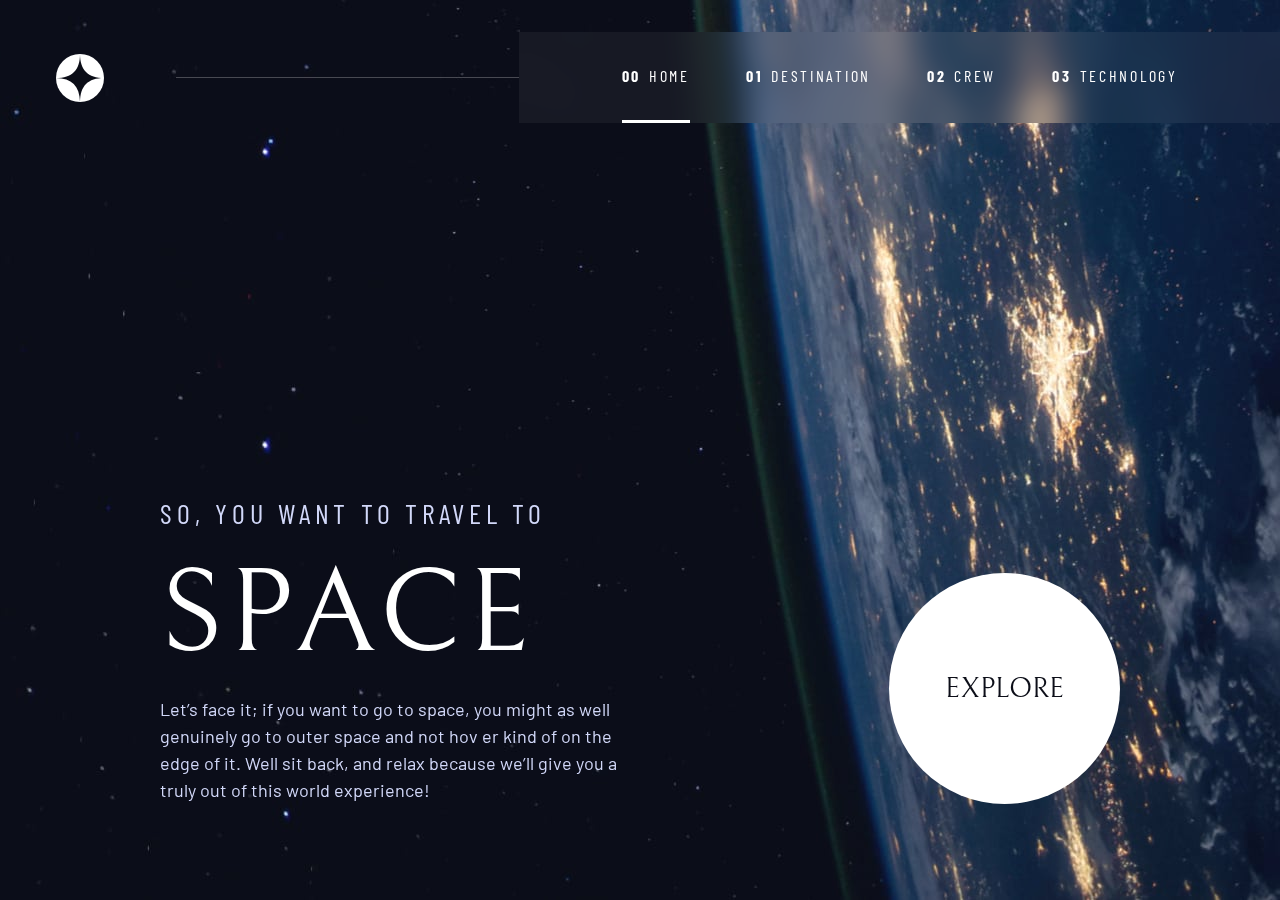
<file: index.html>
<!DOCTYPE html>
<html lang="en">
  <head>
    <meta charset="UTF-8" />
    <meta name="viewport" content="width=device-width, initial-scale=1.0" />
    <!-- Tab Icon -->
    <link
      rel="icon"
      type="image/png"
      sizes="32x32"
      href="./assets/favicon-32x32.png"
    />
    <!-- Stylesheet -->
    <link rel="stylesheet" type="text/css" href="style.css" />
    <!-- Google Fonts -->
    <link rel="preconnect" href="https://fonts.googleapis.com" />
    <link rel="preconnect" href="https://fonts.gstatic.com" crossorigin />
    <link
      href="https://fonts.googleapis.com/css2?family=Barlow&family=Barlow+Condensed:wght@400;700&family=Bellefair&display=swap"
      rel="stylesheet"
    />
    <title>Space tourism website</title>
    <script src="/navigation.js" defer ></script>
  </head>
  <body class="home">
    <a class="skip-to-content" href="#main">Skip to content</a>
    <header class="primary-header flex">
      <img src="./assets/shared/logo.svg" class="logo" alt="space logo" />
      <button class="mobile-nav-toggle" aria-controls="primary-navigation"><span class="sr-only" aria-expanded="false">Menu</span></button>
      <nav>
        <ul
          id="primary-navigation"
          data-visible="false"
          class="primary-navigation flex underline-indicators fs-300"
        >
          <li class="active">
            <a
              class="uppercase text-white letter-spacing-2 ff-sans-cond"
              href="index.html"
              ><span aria-hidden="true">00</span>Home</a
            >
          </li>
          <li>
            <a
              class="uppercase text-white letter-spacing-2 ff-sans-cond"
              href="destination.html"
              ><span aria-hidden="true">01</span>Destination</a
            >
          </li>
          <li>
            <a
              class="uppercase text-white letter-spacing-2 ff-sans-cond"
              href="crew.html"
              ><span aria-hidden="true">02</span>Crew</a
            >
          </li>
          <li>
            <a
              class="uppercase text-white letter-spacing-2 ff-sans-cond"
              href="technology.html"
              ><span aria-hidden="true">03</span>Technology</a
            >
          </li>
        </ul>
      </nav>
    </header>

    <main id="main" class="grid-container grid-container--home">
      <div class="flow">
        <h1 class="text-light ff-sans-cond fs-500 uppercase letter-spacing-1">
          So, you want to travel to
          <span class="d-block ff-serif fs-900 uppercase text-white">Space</span>
        </h1>
        <p class="text-light">
          Let’s face it; if you want to go to space, you might as well genuinely
          go to outer space and not hov er kind of on the edge of it. Well sit
          back, and relax because we’ll give you a truly out of this world
          experience!
        </p>
      </div>
      <div>
        <a
          href="destination.html"
          class="large-button text-dark bg-white uppercase ff-serif"
          >Explore</a
        >
      </div>
    </main>

  </body>
</html>
</file>
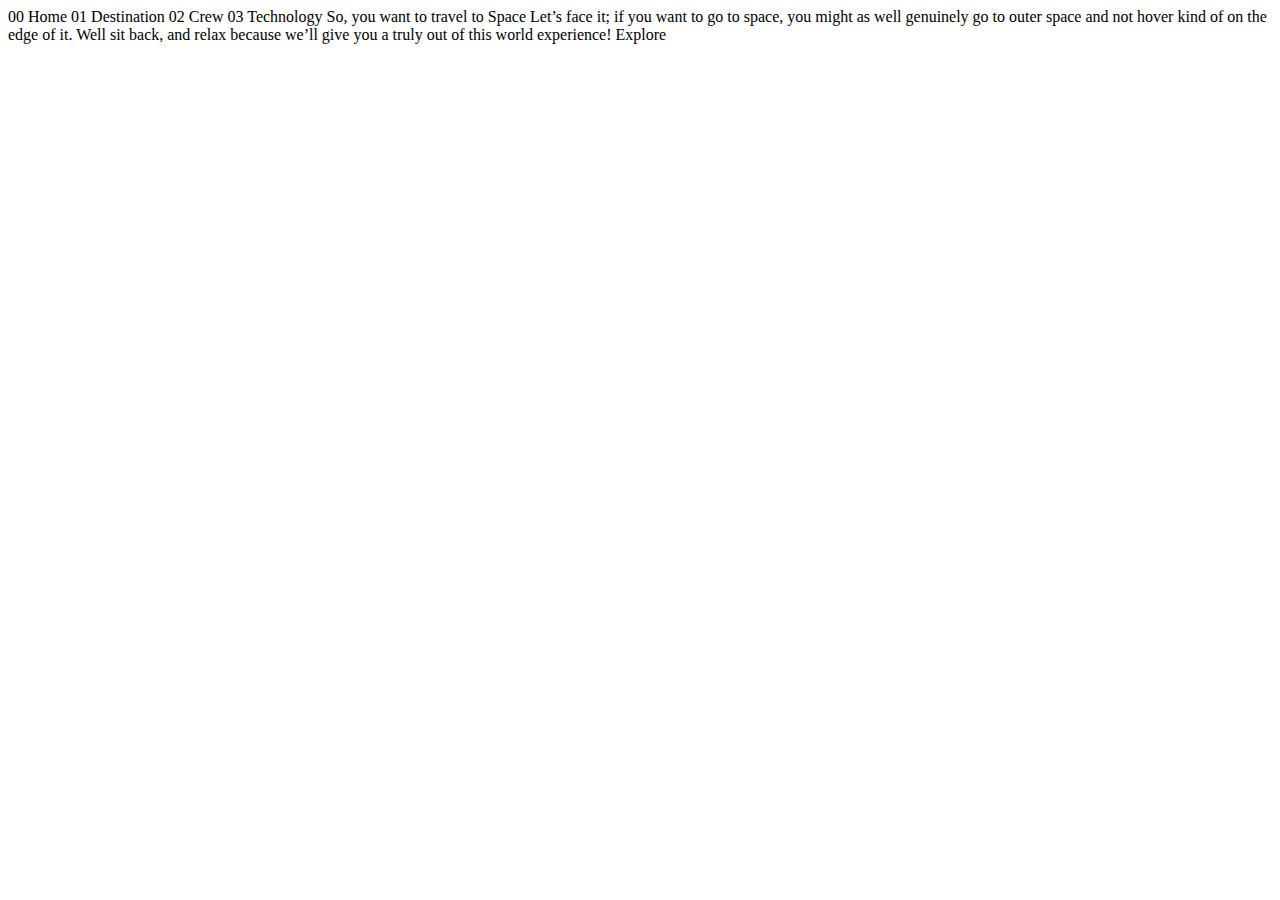
<file: starter-code/index.html>
<!DOCTYPE html>
<html lang="en">
<head>
  <meta charset="UTF-8">
  <meta name="viewport" content="width=device-width, initial-scale=1.0">

  <link rel="icon" type="image/png" sizes="32x32" href="./assets/favicon-32x32.png">
  
  <title>Frontend Mentor | Space tourism website</title>
</head>
<body>

  00 Home
  01 Destination
  02 Crew
  03 Technology

  So, you want to travel to
  Space
  Let’s face it; if you want to go to space, you might as well genuinely go to 
  outer space and not hover kind of on the edge of it. Well sit back, and relax 
  because we’ll give you a truly out of this world experience!

  Explore

</body>
</html>
</file>
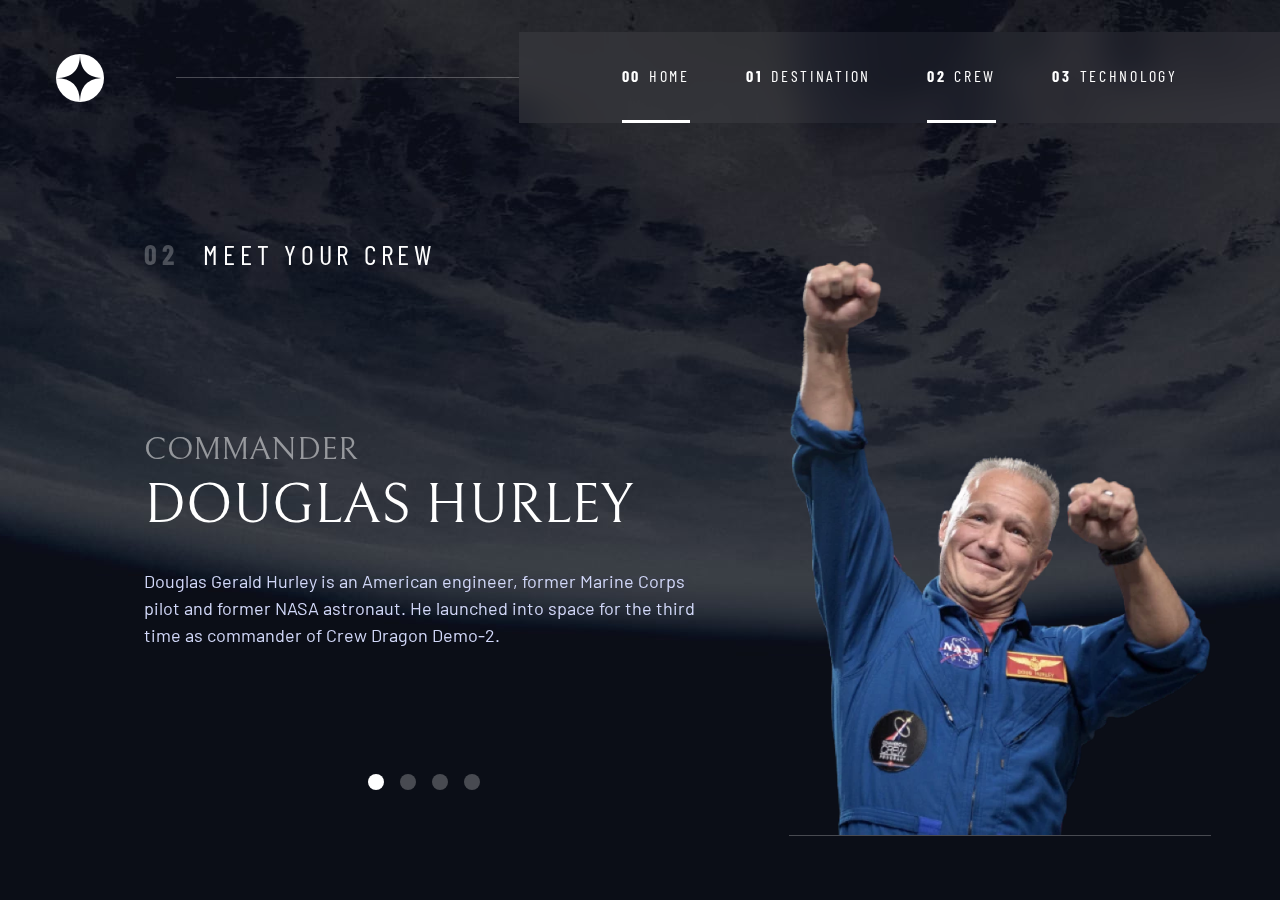
<file: crew.html>
<!DOCTYPE html>
<html lang="en">

<head>
  <meta charset="UTF-8" />
  <meta name="viewport" content="width=device-width, initial-scale=1.0" />
  <!-- Tab Icon -->
  <link rel="icon" type="image/png" sizes="32x32" href="./assets/favicon-32x32.png" />
  <!-- Stylesheet -->
  <link rel="stylesheet" type="text/css" href="style.css" />
  <!-- Google Fonts -->
  <link rel="preconnect" href="https://fonts.googleapis.com" />
  <link rel="preconnect" href="https://fonts.gstatic.com" crossorigin />
  <link
    href="https://fonts.googleapis.com/css2?family=Barlow&family=Barlow+Condensed:wght@400;700&family=Bellefair&display=swap"
    rel="stylesheet" />
  <title>Space tourism website</title>
  <script src="/navigation.js" defer></script>
  <script src="/tabs.js" defer></script>
</head>

<body class="crew">
  <!-- Accesibility skip -->
  <a class="skip-to-content" href="#main">Skip to content</a>
  <!-- Header -->
  <header class="primary-header flex">
    <img src="./assets/shared/logo.svg" class="logo" alt="space logo" />
    <button class="mobile-nav-toggle" aria-controls="primary-navigation"><span class="sr-only"
        aria-expanded="false">Menu</span></button>
    <nav>
      <ul id="primary-navigation" data-visible="false" class="primary-navigation flex underline-indicators fs-300">
        <li class="active">
          <a class="uppercase text-white letter-spacing-2 ff-sans-cond" href="index.html"><span
              aria-hidden="true">00</span>Home</a>
        </li>
        <li>
          <a class="uppercase text-white letter-spacing-2 ff-sans-cond" href="destination.html"><span
              aria-hidden="true">01</span>Destination</a>
        </li>
        <li class="active">
          <a class="uppercase text-white letter-spacing-2 ff-sans-cond" href="crew.html"><span
              aria-hidden="true">02</span>Crew</a>
        </li>
        <li>
          <a class="uppercase text-white letter-spacing-2 ff-sans-cond" href="technology.html"><span
              aria-hidden="true">03</span>Technology</a>
        </li>
      </ul>
    </nav>
  </header>
  <!-- Main -->
  <main id="main" class="flow grid-container grid-container--crew">
    <h1 class="numbered-title"><span aria-hidden="true">02</span> Meet your crew</h1>
    <div class="dot-indicators flex" aria-label="crew member list" role="tablist">
      <button aria-selected="true" role="tab" aria-controls="commander-tab" data-image="commander-image"
        tabindex="0"><span class="sr-only">The Commander</span></button>
      <button aria-selected="false" role="tab" aria-controls="specialist-tab" data-image="specialist-image"
        tabindex="-1"><span class="sr-only">The Mission Specialist</span></button>
      <button aria-selected="false" role="tab" aria-controls="pilot-tab" data-image="pilot-image" tabindex="-1"><span
          class="sr-only">The Pilot</span></button>
      <button aria-selected="false" role="tab" aria-controls="engineer-tab" data-image="engineer-image"
        tabindex="-1"><span class="sr-only">The Crew Engineer</span></button>
    </div>
    <!-- Crew Info -->
    <!-- Commander -->
    <article class="crew-details flow" id="commander-tab" tabindex="0" role="tabpanel" tabindex="0">
      <header class="flow flow--space-small">
        <h2 class="ff-serif fs-600 uppercase">Commander</h2>
        <h3 class="ff-serif fs-700 uppercase">Douglas Hurley</h3>
      </header>
      <p class="text-light">
        Douglas Gerald Hurley is an American engineer, former Marine Corps pilot
        and former NASA astronaut. He launched into space for the third time as
        commander of Crew Dragon Demo-2.
      </p>
    </article>
    <!-- Specialist -->
    <article hidden class="crew-details flow" id="specialist-tab" tabindex="0" role="tabpanel" tabindex="0">
      <header class="flow flow--space-small">
        <h2 class="ff-serif fs-600 uppercase">Mission Specialist</h2>
        <h3 class="ff-serif fs-700 uppercase">Mark Shuttleworth</h3>
      </header>
      <p class="text-light">
        Mark Richard Shuttleworth is the founder and CEO of Canonical, the company behind
        the Linux-based Ubuntu operating system. Shuttleworth became the first South
        African to travel to space as a space tourist.
      </p>
    </article>
    <!-- Pilot -->
    <article hidden class="crew-details flow" id="pilot-tab" tabindex="0" role="tabpanel" tabindex="0">
      <header class="flow flow--space-small">
        <h2 class="ff-serif fs-600 uppercase">Pilot</h2>
        <h3 class="ff-serif fs-700 uppercase">Victor Glover</h3>
      </header>
      <p class="text-light">
        Pilot on the first operational flight of the SpaceX Crew Dragon to the
        International Space Station. Glover is a commander in the U.S. Navy where
        he pilots an F/A-18.He was a crew member of Expedition 64, and served as a
        station systems flight engineer.
      </p>
    </article>
    <!-- Engineer -->
    <article hidden class="crew-details flow" id="engineer-tab" tabindex="0" role="tabpanel" tabindex="0">
      <header class="flow flow--space-small">
        <h2 class="ff-serif fs-600 uppercase">Anousheh Ansari</h2>
        <h3 class="ff-serif fs-700 uppercase">Douglas Hurley</h3>
      </header>
      <p class="text-light">
        Anousheh Ansari is an Iranian American engineer and co-founder of Prodea Systems.
        Ansari was the fourth self-funded space tourist, the first self-funded woman to
        fly to the ISS, and the first Iranian in space.
      </p>
    </article>


    <!-- Crew Images -->
    <!-- Commander -->
    <picture id="commander-image">
      <source srcset="/assets/crew/image-douglas-hurley.webp" type="image/webp">
      <img src="/assets/crew/image-douglas-hurley.png" alt="Douglas Hurley">
    </picture>
    <!-- Mission Specialist -->
    <picture id="specialist-image" hidden>
      <source srcset="/assets/crew/image-mark-shuttleworth.webp" type="image/webp">
      <img src="/assets/crew/image-mark-shuttleworth.png" alt="Mark Shuttleworth">
    </picture>
    <!-- Pilot -->
    <picture id="pilot-image" hidden>
      <source srcset="/assets/crew/image-victor-glover.webp" type="image/webp">
      <img src="/assets/crew/image-victor-glover.png" alt="Victor Glover">
    </picture>
    <!-- Flight Engineer -->
    <picture id="engineer-image" hidden>
      <source srcset="/assets/crew/image-anousheh-ansari.webp" type="image/webp">
      <img src="/assets/crew/image-anousheh-ansari.png" alt="Anousheh Ansari">
    </picture>
  </main>
</body>

</html>
</file>
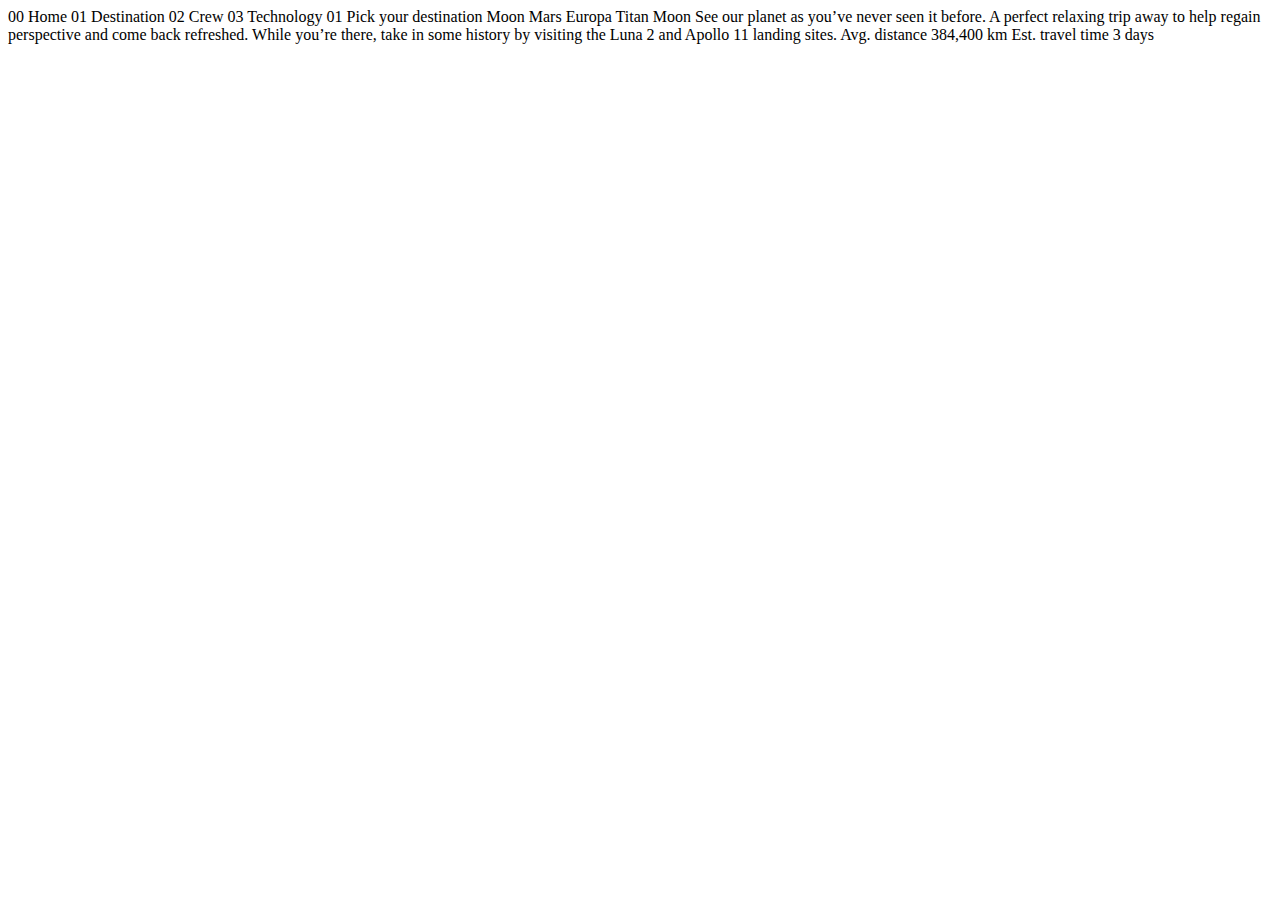
<file: destination-moon.html>
<!DOCTYPE html>
<html lang="en">
<head>
  <meta charset="UTF-8">
  <meta name="viewport" content="width=device-width, initial-scale=1.0">

  <link rel="icon" type="image/png" sizes="32x32" href="./assets/favicon-32x32.png">
  
  <title>Frontend Mentor | Space tourism website</title>
</head>
<body>

  00 Home
  01 Destination
  02 Crew
  03 Technology

  01 Pick your destination

  Moon
  Mars
  Europa
  Titan

  Moon

  See our planet as you’ve never seen it before. A perfect relaxing trip away to help 
  regain perspective and come back refreshed. While you’re there, take in some history 
  by visiting the Luna 2 and Apollo 11 landing sites.

  Avg. distance
  384,400 km

  Est. travel time
  3 days
</body>
</html>
</file>
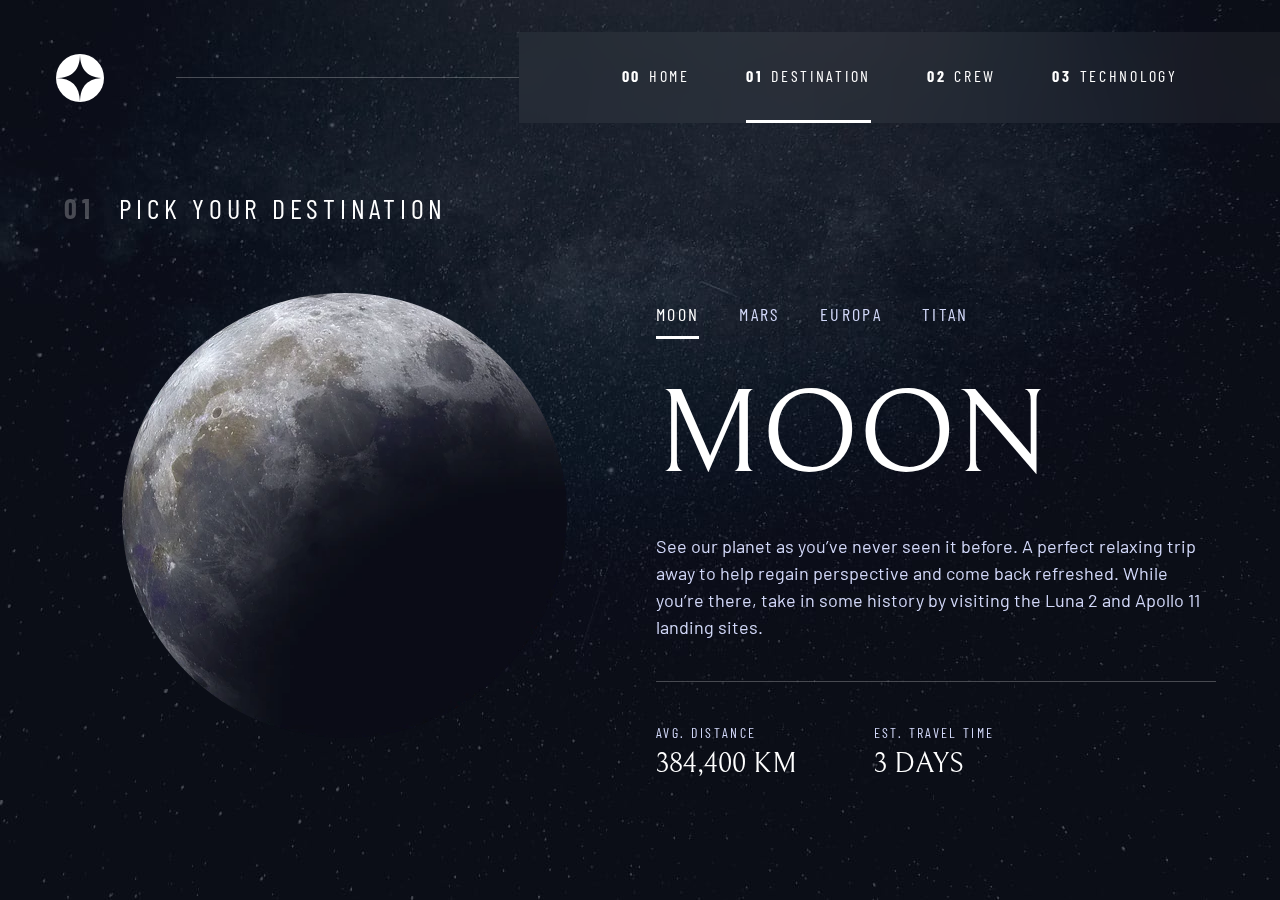
<file: destination.html>
<!DOCTYPE html>
<html lang="en">

<head>
  <meta charset="UTF-8" />
  <meta name="viewport" content="width=device-width, initial-scale=1.0" />
  <!-- Tab Icon -->
  <link rel="icon" type="image/png" sizes="32x32" href="./assets/favicon-32x32.png" />
  <!-- Stylesheet -->
  <link rel="stylesheet" type="text/css" href="style.css" />
  <!-- Google Fonts -->
  <link rel="preconnect" href="https://fonts.googleapis.com" />
  <link rel="preconnect" href="https://fonts.gstatic.com" crossorigin />
  <link
    href="https://fonts.googleapis.com/css2?family=Barlow&family=Barlow+Condensed:wght@400;700&family=Bellefair&display=swap"
    rel="stylesheet" />
  <title>Space tourism website</title>
  <script src="/navigation.js" defer></script>
  <script src="/tabs.js" defer></script>
</head>

<body class="destination">
  <!-- Accesibility skip -->
  <a class="skip-to-content" href="#main">Skip to content</a>
  <!-- Header -->
  <header class="primary-header flex">
    <img src="./assets/shared/logo.svg" class="logo" alt="space logo" />
    <button class="mobile-nav-toggle" aria-controls="primary-navigation"><span class="sr-only"
        aria-expanded="false">Menu</span></button>
    <nav>
      <ul id="primary-navigation" data-visible="false" class="primary-navigation flex underline-indicators fs-300">
        <li>
          <a class="uppercase text-white letter-spacing-2 ff-sans-cond" href="index.html"><span
              aria-hidden="true">00</span>Home</a>
        </li>
        <li class="active">
          <a class="uppercase text-white letter-spacing-2 ff-sans-cond" href="destination.html"><span
              aria-hidden="true">01</span>Destination</a>
        </li>
        <li>
          <a class="uppercase text-white letter-spacing-2 ff-sans-cond" href="crew.html"><span
              aria-hidden="true">02</span>Crew</a>
        </li>
        <li>
          <a class="uppercase text-white letter-spacing-2 ff-sans-cond" href="technology.html"><span
              aria-hidden="true">03</span>Technology</a>
        </li>
      </ul>
    </nav>
  </header>
  <!-- Main -->
  <main id="main" class="flow grid-container grid-container--destination">
    <h1 class="numbered-title"><span aria-hidden="true">01</span> Pick your destination</h1>

    <!-- Planet Images -->
    <!-- Moon -->
    <picture id="moon-image">
      <source srcset="/assets/destination/image-moon.webp" type="image/webp">
      <img src="/assets/destination/image-moon.png" alt="The Moon">
    </picture>
    <!-- Mars -->
    <picture id="mars-image" hidden>
      <source srcset="/assets/destination/image-mars.webp" type="image/webp">
      <img src="/assets/destination/image-mars.png" alt="Mars">
    </picture>
    <!-- Europa -->
    <picture id="europa-image" hidden>
      <source srcset="/assets/destination/image-europa.webp" type="image/webp">
      <img src="/assets/destination/image-europa.png" alt="Europa">
    </picture>
    <!-- Titan -->
    <picture id="titan-image" hidden>
      <source srcset="/assets/destination/image-titan.webp" type="image/webp">
      <img src="/assets/destination/image-titan.png" alt="Titan">
    </picture>

    <!-- Tabs -->
    <div class="tab-list underline-indicators flex" role="tablist" aria-label="destination list">
      <button aria-selected="true" role="tab" aria-controls="moon-tab" data-image="moon-image"
        class="uppercase text-light ff-sans-cond letter-spacing-3" tabindex="0">Moon</button>
      <button aria-selected="false" role="tab" aria-controls="mars-tab" data-image="mars-image"
        class="uppercase text-light ff-sans-cond letter-spacing-3" tabindex="-1">Mars</button>
      <button aria-selected="false" role="tab" aria-controls="europa-tab" data-image="europa-image"
        class="uppercase text-light ff-sans-cond letter-spacing-3" tabindex="-1">Europa</button>
      <button aria-selected="false" role="tab" aria-controls="titan-tab" data-image="titan-image"
        class="uppercase text-light ff-sans-cond letter-spacing-3" tabindex="-1">Titan</button>
    </div>
    <!-- Planet content -->
    <!-- Moon -->
    <article class="destination-info flow" id="moon-tab" tabindex="0" role="tabpanel">
      <h2 class="ff-serif fs-900 uppercase">
        Moon</h2>
      <p class="text-light">
        See our planet as you’ve never seen it before. A perfect relaxing trip away to help
        regain perspective and come back refreshed. While you’re there, take in some history
        by visiting the Luna 2 and Apollo 11 landing sites.
      </p>
      <div class="destination-meta flex">
        <div>
          <h3 class="text-light ff-sans-cond fs-200 letter-spacing-3 uppercase">
            Avg. Distance</h3>
          <p class="ff-serif fs-500 uppercase">
            384,400 km</p>
        </div>
        <div>
          <h3 class="text-light ff-sans-cond fs-200 letter-spacing-3 uppercase">
            Est. travel time</h3>
          <p class="ff-serif fs-500 uppercase">
            3 days</p>
        </div>
      </div>
    </article>

    <!-- Mars -->
    <article hidden class="destination-info flow" id="mars-tab" tabindex="0" role="tabpanel">
      <h2 class="ff-serif fs-900 uppercase">
        Mars</h2>
      <p class="text-light">
        Don’t forget to pack your hiking boots. You’ll need them to tackle Olympus Mons,
        the tallest planetary mountain in our solar system. It’s two and a half times
        the size of Everest!
      </p>
      <div class="destination-meta flex">
        <div>
          <h3 class="text-light ff-sans-cond fs-200 letter-spacing-3 uppercase">
            Avg. Distance</h3>
          <p class="ff-serif fs-500 uppercase">
            225 mil. km</p>
        </div>
        <div>
          <h3 class="text-light ff-sans-cond fs-200 letter-spacing-3 uppercase">
            Est. travel time</h3>
          <p class="ff-serif fs-500 uppercase">
            9 months</p>
        </div>
      </div>
    </article>

    <!-- Europa -->
    <article hidden class="destination-info flow" id="europa-tab" tabindex="0" role="tabpanel">
      <h2 class="ff-serif fs-900 uppercase">
        Europa</h2>
      <p class="text-light">
        The smallest of the four Galilean moons orbiting Jupiter, Europa is a
        winter lover’s dream. With an icy surface, it’s perfect for a bit of
        ice skating, curling, hockey, or simple relaxation in your snug
        wintery cabin.
      </p>
      <div class="destination-meta flex">
        <div>
          <h3 class="text-light ff-sans-cond fs-200 letter-spacing-3 uppercase">
            Avg. Distance</h3>
          <p class="ff-serif fs-500 uppercase">
            628 mil. km</p>
        </div>
        <div>
          <h3 class="text-light ff-sans-cond fs-200 letter-spacing-3 uppercase">
            Est. travel time</h3>
          <p class="ff-serif fs-500 uppercase">
            3 years</p>
        </div>
      </div>
    </article>

    <!-- Titan -->
    <article hidden class="destination-info flow" id="titan-tab" tabindex="0" role="tabpanel">
      <h2 class="ff-serif fs-900 uppercase">
        Titan</h2>
      <p class="text-light">
        The only moon known to have a dense atmosphere other than Earth, Titan
        is a home away from home (just a few hundred degrees colder!). As a
        bonus, you get striking views of the Rings of Saturn.
      </p>
      <div class="destination-meta flex">
        <div>
          <h3 class="text-light ff-sans-cond fs-200 letter-spacing-3 uppercase">
            Avg. Distance</h3>
          <p class="ff-serif fs-500 uppercase">
            1.6 bil. km</p>
        </div>
        <div>
          <h3 class="text-light ff-sans-cond fs-200 letter-spacing-3 uppercase">
            Est. travel time</h3>
          <p class="ff-serif fs-500 uppercase">
            7 years</p>
        </div>
      </div>
    </article>
  </main>


</body>

</html>
</file>
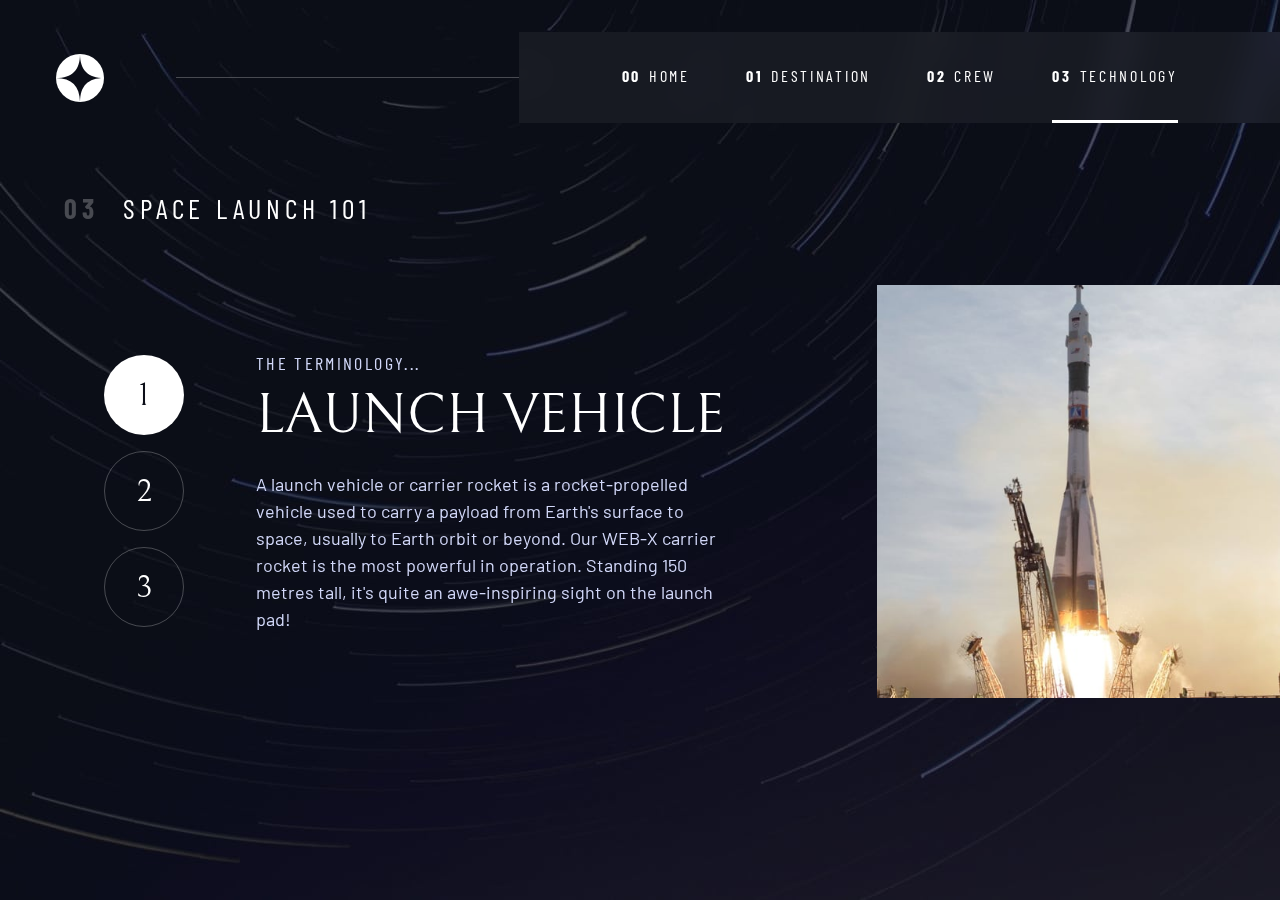
<file: technology.html>
<!DOCTYPE html>
<html lang="en">

<head>
  <meta charset="UTF-8" />
  <meta name="viewport" content="width=device-width, initial-scale=1.0" />
  <!-- Tab Icon -->
  <link rel="icon" type="image/png" sizes="32x32" href="./assets/favicon-32x32.png" />
  <!-- Stylesheet -->
  <link rel="stylesheet" type="text/css" href="style.css" />
  <!-- Google Fonts -->
  <link rel="preconnect" href="https://fonts.googleapis.com" />
  <link rel="preconnect" href="https://fonts.gstatic.com" crossorigin />
  <link
    href="https://fonts.googleapis.com/css2?family=Barlow&family=Barlow+Condensed:wght@400;700&family=Bellefair&display=swap"
    rel="stylesheet" />
  <title>Space tourism website</title>
  <script src="/navigation.js" defer></script>
  <script src="/tabs.js" defer></script>
</head>

<body class="technology">
  <!-- Accesibility skip -->
  <a class="skip-to-content" href="#main">Skip to content</a>

  <!-- Header -->
  <header class="primary-header flex">
    <img src="./assets/shared/logo.svg" class="logo" alt="space logo" />
    <button class="mobile-nav-toggle" aria-controls="primary-navigation"><span class="sr-only"
        aria-expanded="false">Menu</span></button>
    <nav>
      <ul id="primary-navigation" data-visible="false" class="primary-navigation flex underline-indicators fs-300">
        <li>
          <a class="uppercase text-white letter-spacing-2 ff-sans-cond" href="index.html"><span
              aria-hidden="true">00</span>Home</a>
        </li>
        <li>
          <a class="uppercase text-white letter-spacing-2 ff-sans-cond" href="destination.html"><span
              aria-hidden="true">01</span>Destination</a>
        </li>
        <li>
          <a class="uppercase text-white letter-spacing-2 ff-sans-cond" href="crew.html"><span
              aria-hidden="true">02</span>Crew</a>
        </li>
        <li class="active">
          <a class="uppercase text-white letter-spacing-2 ff-sans-cond" href="technology.html"><span
              aria-hidden="true">03</span>Technology</a>
        </li>
      </ul>
    </nav>
  </header>

  <!-- Main -->
  <main id="technology" class="flow grid-container grid-container--technology">
    <h1 class="numbered-title"><span aria-hidden="true">03</span> Space launch 101</h1>

    <!-- Technology Images -->
    <!-- Launch Vehicle -->
    <picture id="vehicle-image">
      <source
        media="(orientation: portrait)"
        srcset="/assets/technology/image-launch-vehicle-landscape.jpg"
        type="image/jpg"> 
      <source
        media="(orientation: landscape)"
        srcset="/assets/technology/image-launch-vehicle-portrait.jpg"
        type="image/jpg">
      <img src="/assets/technology/image-spaceport-landscape.jpg" alt="Launch Vehicle">
    </picture>
    <!-- Spaceport -->
    <picture hidden id="spaceport-image">
      <source
        media="(orientation: portrait)"
        srcset="/assets/technology/image-spaceport-landscape.jpg"
        type="image/jpg"> 
      <source
        media="(orientation: landscape)"
        srcset="/assets/technology/image-spaceport-portrait.jpg"
        type="image/jpg">
      <img src="/assets/technology/image-spaceport-landscape.jpg" alt="Spaceport">
    </picture>
    <!-- Space Capsule -->
    <picture hidden id="capsule-image">
      <source
        media="(orientation: portrait)"
        srcset="/assets/technology/image-space-capsule-landscape.jpg"
        type="image/jpg"> 
      <source
        media="(orientation: landscape)"
        srcset="/assets/technology/image-space-capsule-portrait.jpg"
        type="image/jpg">
      <img src="/assets/technology/image-space-capsule-landscape.jpg" alt="Space Capsule">
    </picture>

    <!-- Sequence -->
    <div class="number-indicators flex" aria-label="technology list" role="tablist">
      <button class="text-white ff-serif bg-dark fs-600" aria-selected="true" role="tab" aria-controls="vehicle-tab"
        data-image="vehicle-image" tabindex="0">1</button>
      <button class="text-white ff-serif bg-dark fs-600" aria-selected="false" role="tab" aria-controls="spaceport-tab"
        data-image="spaceport-image" tabindex="-1">2</button>
      <button class="text-white ff-serif bg-dark fs-600" aria-selected="false" role="tab" aria-controls="capsule-tab"
        data-image="capsule-image" tabindex="-1">3</button>
    </div>
    <!-- Technology Info -->
    <!-- Launch Vehicle -->
    <article class="technology-details flow" id="vehicle-tab" tabindex="0" role="tabpanel" tabindex="0">
      <header class="flow flow--space-small">
        <h2 class="text-light ff-sans-cond letter-spacing-3 ff-serif fs-400 uppercase">The terminology...</h2>
        <h3 class="ff-serif fs-700 uppercase">Launch vehicle</h3>
      </header>
      <p class="text-light">
        A launch vehicle or carrier rocket is a rocket-propelled vehicle used to carry a
        payload from Earth's surface to space, usually to Earth orbit or beyond. Our
        WEB-X carrier rocket is the most powerful in operation. Standing 150 metres tall,
        it's quite an awe-inspiring sight on the launch pad!
      </p>
    </article>
    <!-- Spaceport -->
    <article hidden class="technology-details flow" id="spaceport-tab" tabindex="0" role="tabpanel" tabindex="0">
      <header class="flow flow--space-small">
        <h2 class="text-light ff-sans-cond letter-spacing-3 ff-serif fs-400 uppercase">The terminology...</h2>
        <h3 class="ff-serif fs-700 uppercase">Spaceport</h3>
      </header>
      <p class="text-light">
        A spaceport or cosmodrome is a site for launching (or receiving) spacecraft, 
        by analogy to the seaport for ships or airport for aircraft. Based in the 
        famous Cape Canaveral, our spaceport is ideally situated to take advantage 
        of the Earth’s rotation for launch.
      </p>
    </article>
    <!-- Capsule -->
    <article hidden class="technology-details flow" id="capsule-tab" tabindex="0" role="tabpanel" tabindex="0">
      <header class="flow flow--space-small">
        <h2 class="text-light ff-sans-cond letter-spacing-3 ff-serif fs-400 uppercase">The terminology...</h2>
        <h3 class="ff-serif fs-700 uppercase">Space Capsule</h3>
      </header>
      <p class="text-light">
        A space capsule is an often-crewed spacecraft that uses a blunt-body reentry 
  capsule to reenter the Earth's atmosphere without wings. Our capsule is where 
  you'll spend your time during the flight. It includes a space gym, cinema, 
  and plenty of other activities to keep you entertained.
      </p>
    </article>
</body>

</html>
</file>
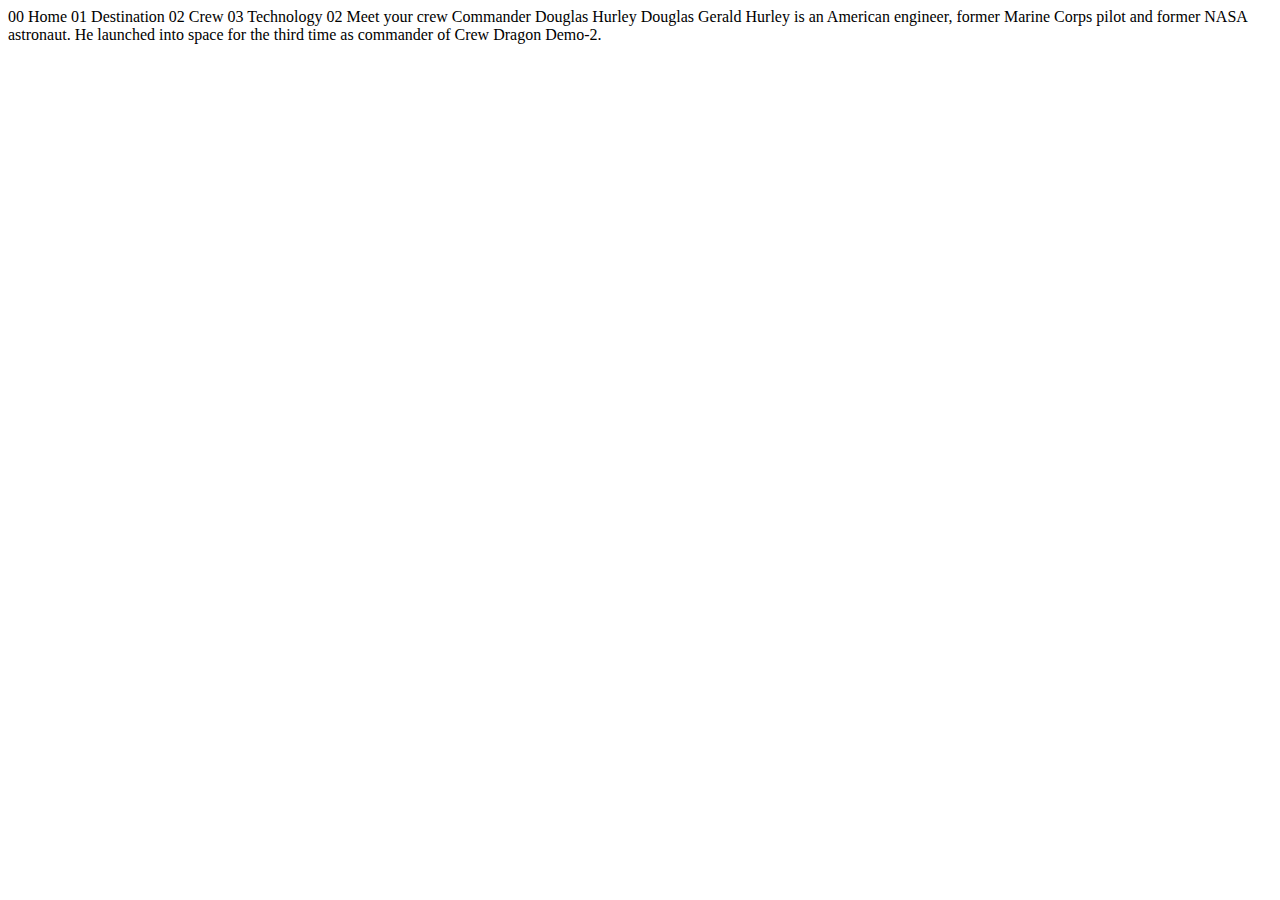
<file: starter-code/crew-commander.html>
<!DOCTYPE html>
<html lang="en">
<head>
  <meta charset="UTF-8">
  <meta name="viewport" content="width=device-width, initial-scale=1.0">

  <link rel="icon" type="image/png" sizes="32x32" href="./assets/favicon-32x32.png">
  
  <title>Frontend Mentor | Space tourism website</title>
</head>
<body>

  00 Home
  01 Destination
  02 Crew
  03 Technology

  02 Meet your crew

  Commander
  Douglas Hurley

  Douglas Gerald Hurley is an American engineer, former Marine Corps pilot 
  and former NASA astronaut. He launched into space for the third time as 
  commander of Crew Dragon Demo-2.
</body>
</html>
</file>
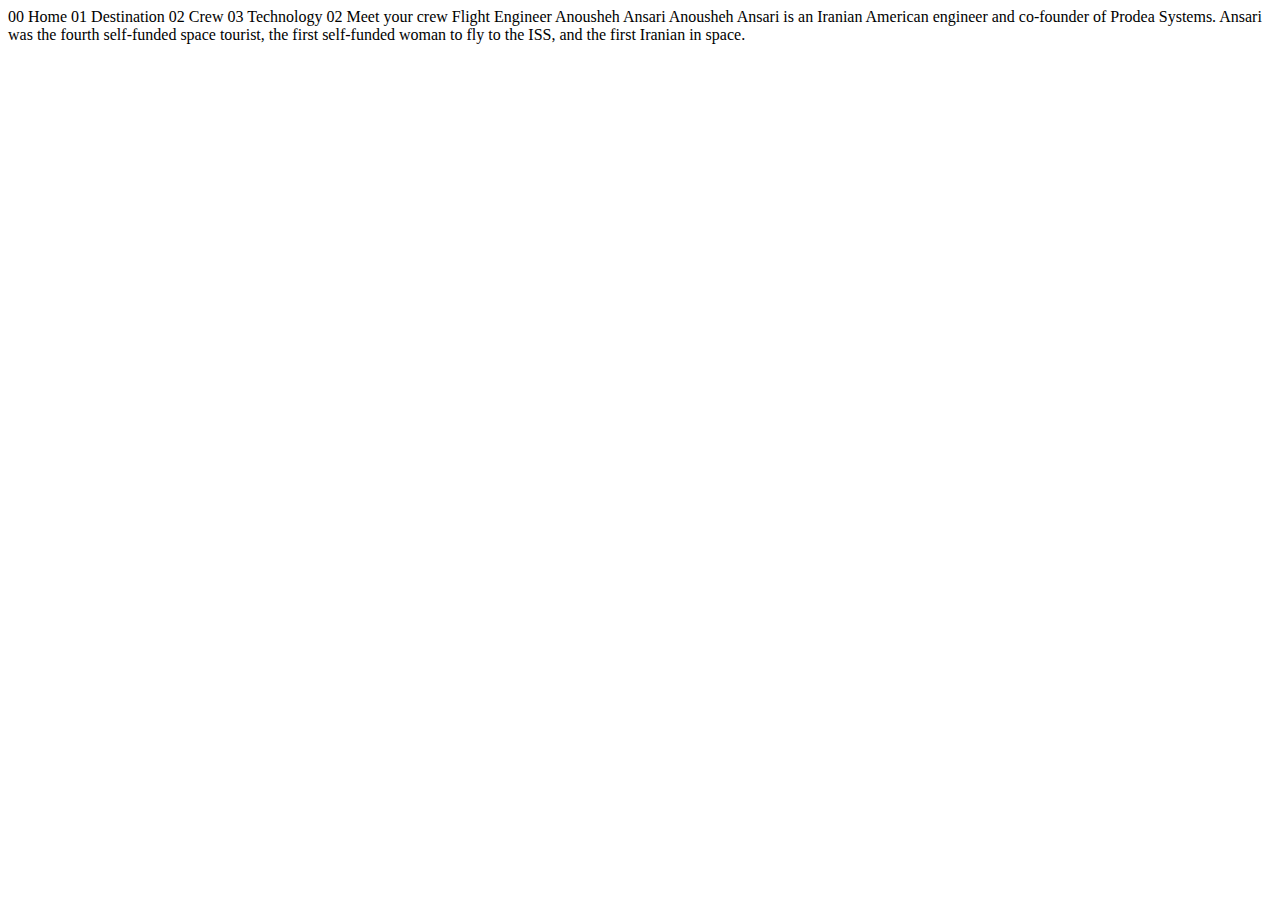
<file: starter-code/crew-engineer.html>
<!DOCTYPE html>
<html lang="en">
<head>
  <meta charset="UTF-8">
  <meta name="viewport" content="width=device-width, initial-scale=1.0">

  <link rel="icon" type="image/png" sizes="32x32" href="./assets/favicon-32x32.png">
  
  <title>Frontend Mentor | Space tourism website</title>
</head>
<body>

  00 Home
  01 Destination
  02 Crew
  03 Technology

  02 Meet your crew

  Flight Engineer
  Anousheh Ansari

  Anousheh Ansari is an Iranian American engineer and co-founder of Prodea Systems. 
  Ansari was the fourth self-funded space tourist, the first self-funded woman to 
  fly to the ISS, and the first Iranian in space. 
</body>
</html>
</file>
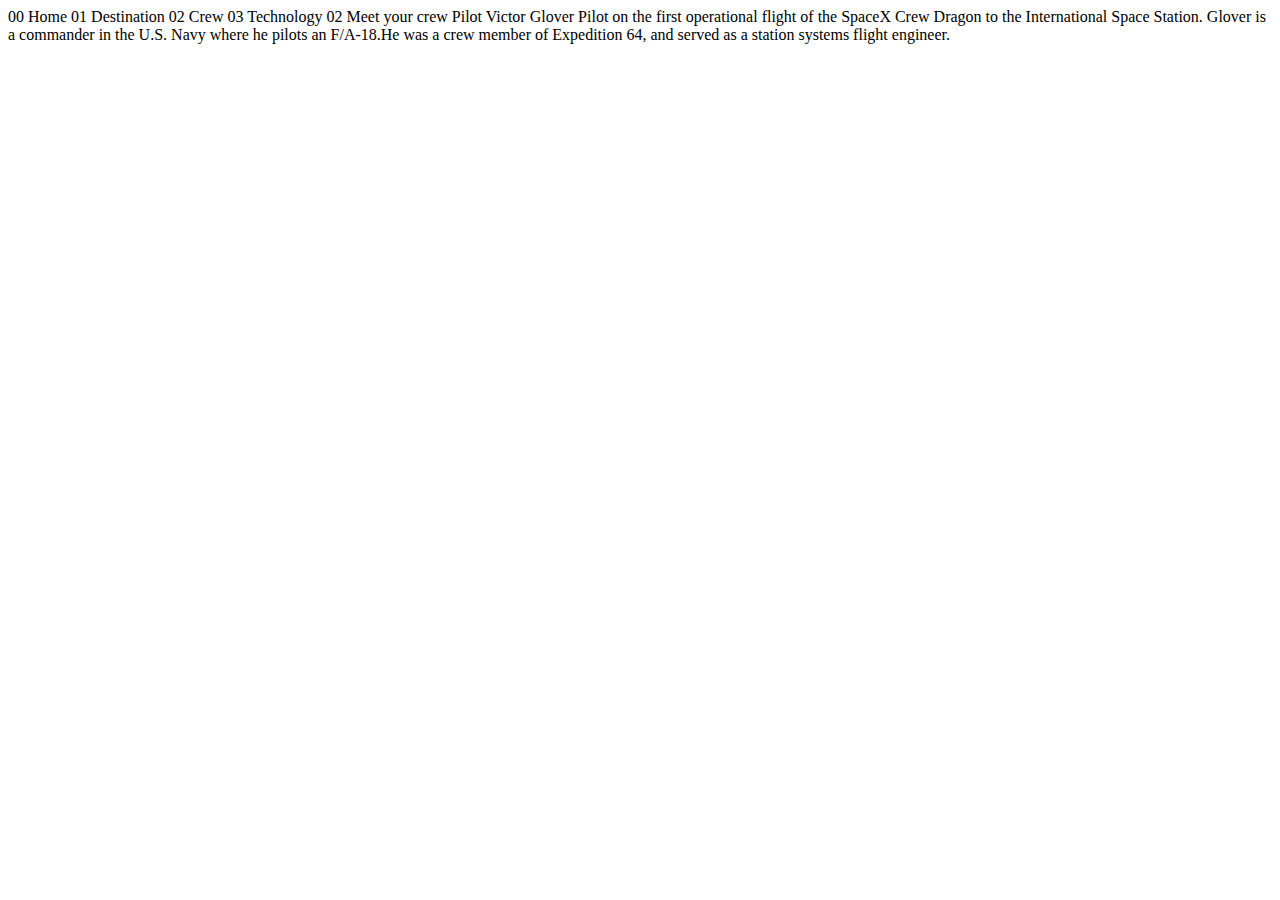
<file: starter-code/crew-pilot.html>
<!DOCTYPE html>
<html lang="en">
<head>
  <meta charset="UTF-8">
  <meta name="viewport" content="width=device-width, initial-scale=1.0">

  <link rel="icon" type="image/png" sizes="32x32" href="./assets/favicon-32x32.png">
  
  <title>Frontend Mentor | Space tourism website</title>
</head>
<body>

  00 Home
  01 Destination
  02 Crew
  03 Technology

  02 Meet your crew

  Pilot
  Victor Glover

  Pilot on the first operational flight of the SpaceX Crew Dragon to the 
  International Space Station. Glover is a commander in the U.S. Navy where 
  he pilots an F/A-18.He was a crew member of Expedition 64, and served as a 
  station systems flight engineer. 
</body>
</html>
</file>
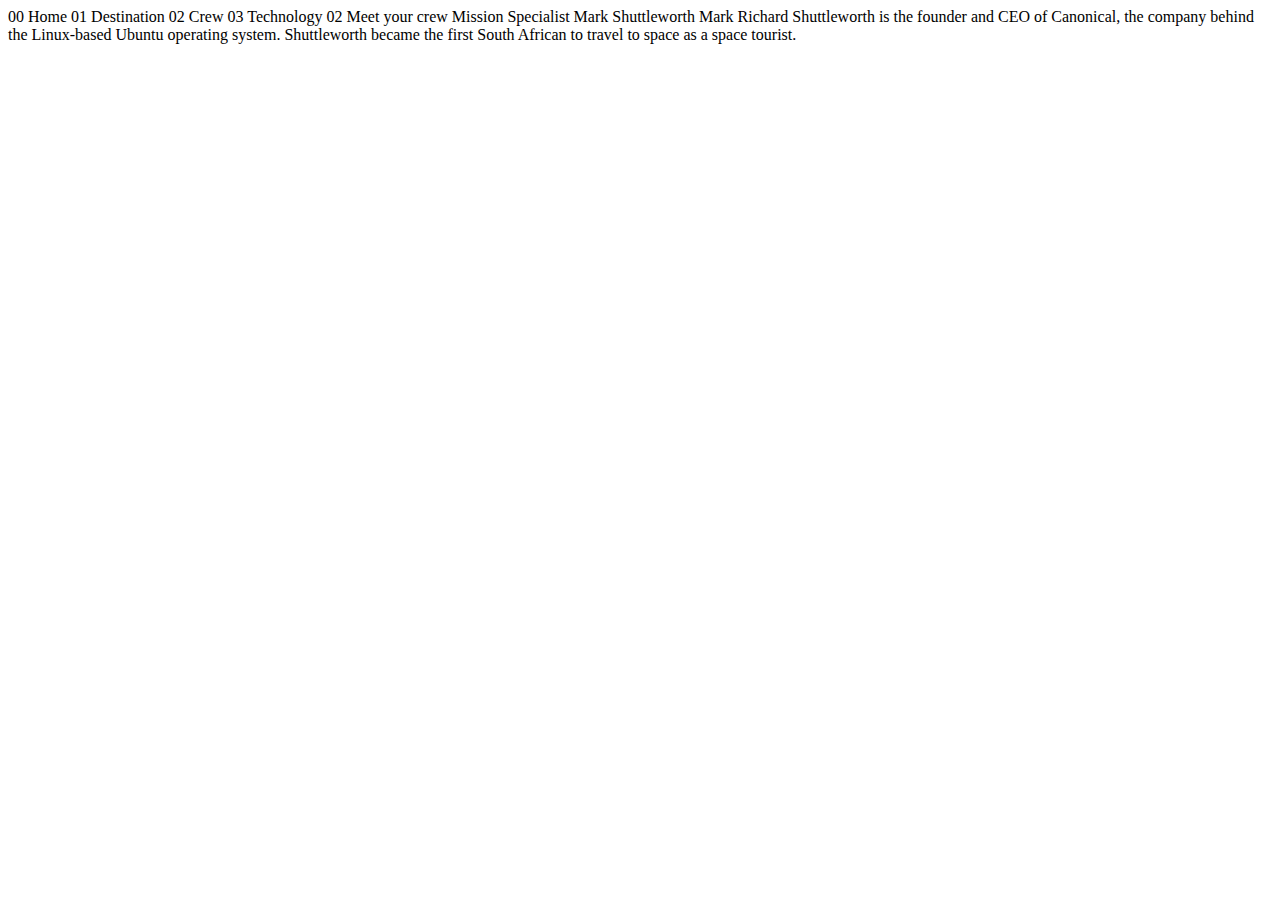
<file: starter-code/crew-specialist.html>
<!DOCTYPE html>
<html lang="en">
<head>
  <meta charset="UTF-8">
  <meta name="viewport" content="width=device-width, initial-scale=1.0">

  <link rel="icon" type="image/png" sizes="32x32" href="./assets/favicon-32x32.png">
  
  <title>Frontend Mentor | Space tourism website</title>
</head>
<body>

  00 Home
  01 Destination
  02 Crew
  03 Technology

  02 Meet your crew

  Mission Specialist
  Mark Shuttleworth

  Mark Richard Shuttleworth is the founder and CEO of Canonical, the company behind 
  the Linux-based Ubuntu operating system. Shuttleworth became the first South 
  African to travel to space as a space tourist.
</body>
</html>
</file>
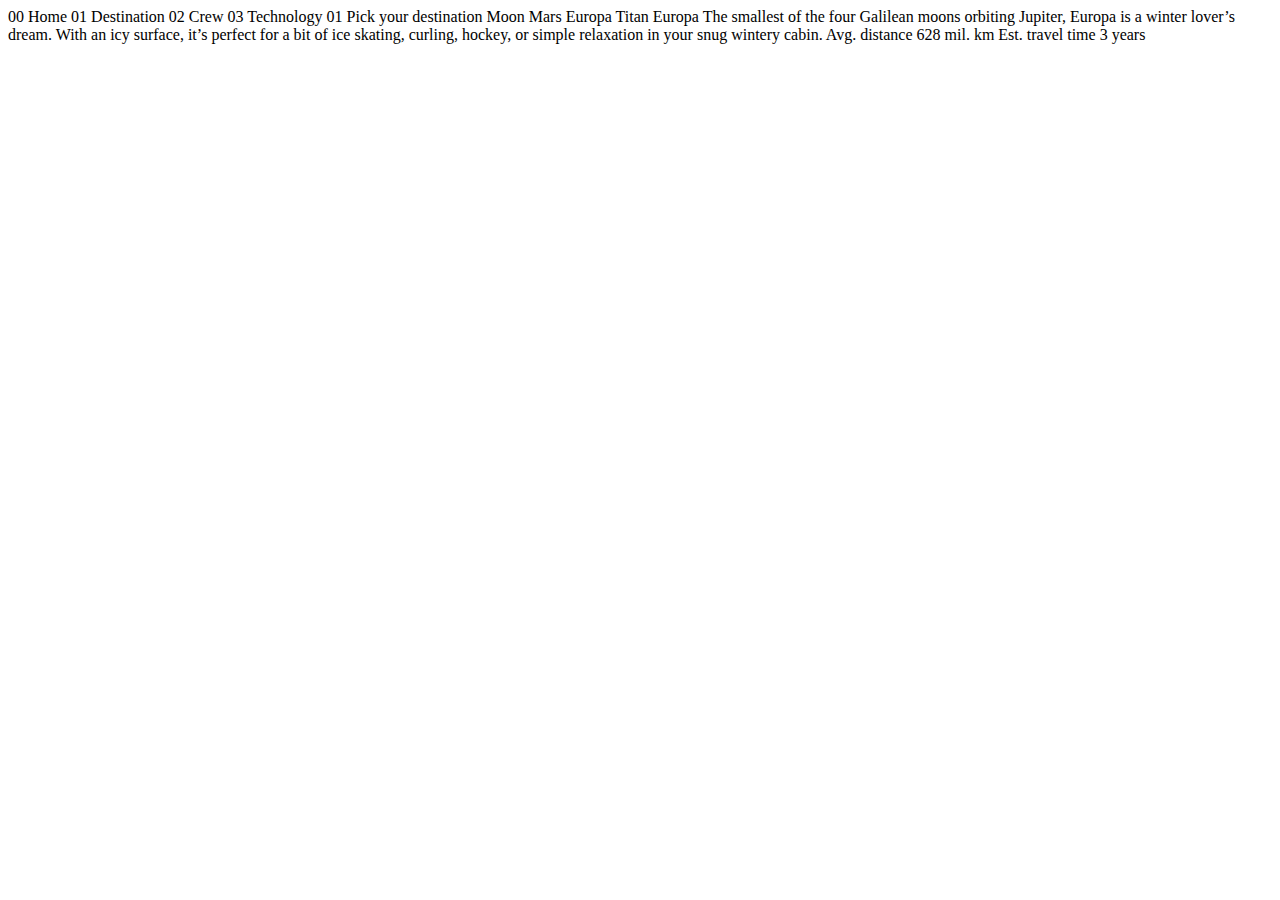
<file: starter-code/destination-europa.html>
<!DOCTYPE html>
<html lang="en">
<head>
  <meta charset="UTF-8">
  <meta name="viewport" content="width=device-width, initial-scale=1.0">

  <link rel="icon" type="image/png" sizes="32x32" href="./assets/favicon-32x32.png">
  
  <title>Frontend Mentor | Space tourism website</title>
</head>
<body>

  00 Home
  01 Destination
  02 Crew
  03 Technology

  01 Pick your destination

  Moon
  Mars
  Europa
  Titan

  Europa

  The smallest of the four Galilean moons orbiting Jupiter, Europa is a 
  winter lover’s dream. With an icy surface, it’s perfect for a bit of 
  ice skating, curling, hockey, or simple relaxation in your snug 
  wintery cabin.

  Avg. distance
  628 mil. km

  Est. travel time
  3 years
</body>
</html>
</file>
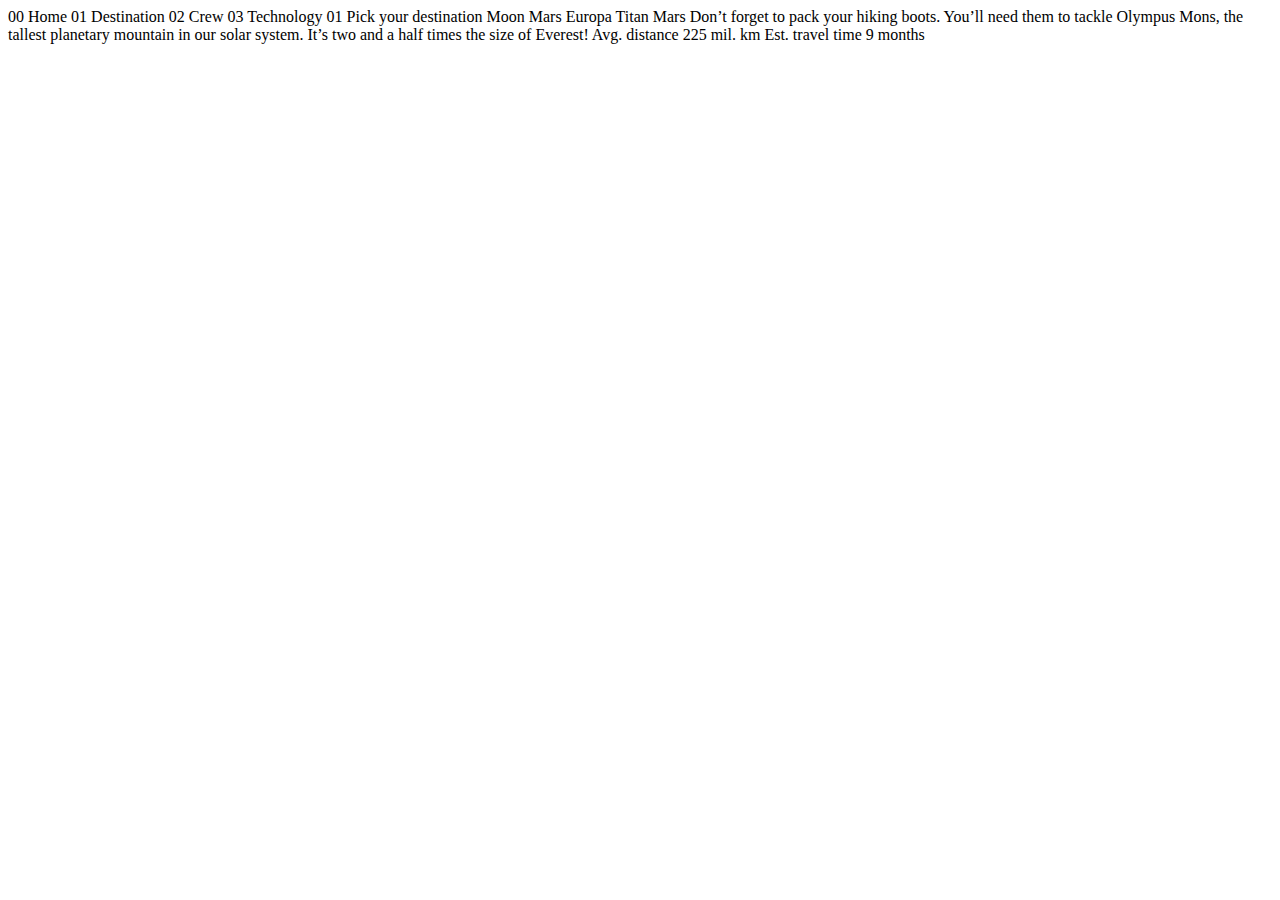
<file: starter-code/destination-mars.html>
<!DOCTYPE html>
<html lang="en">
<head>
  <meta charset="UTF-8">
  <meta name="viewport" content="width=device-width, initial-scale=1.0">

  <link rel="icon" type="image/png" sizes="32x32" href="./assets/favicon-32x32.png">
  
  <title>Frontend Mentor | Space tourism website</title>
</head>
<body>

  00 Home
  01 Destination
  02 Crew
  03 Technology

  01 Pick your destination

  Moon
  Mars
  Europa
  Titan

  Mars

  Don’t forget to pack your hiking boots. You’ll need them to tackle Olympus Mons, 
  the tallest planetary mountain in our solar system. It’s two and a half times 
  the size of Everest!

  Avg. distance
  225 mil. km

  Est. travel time
  9 months
</body>
</html>
</file>
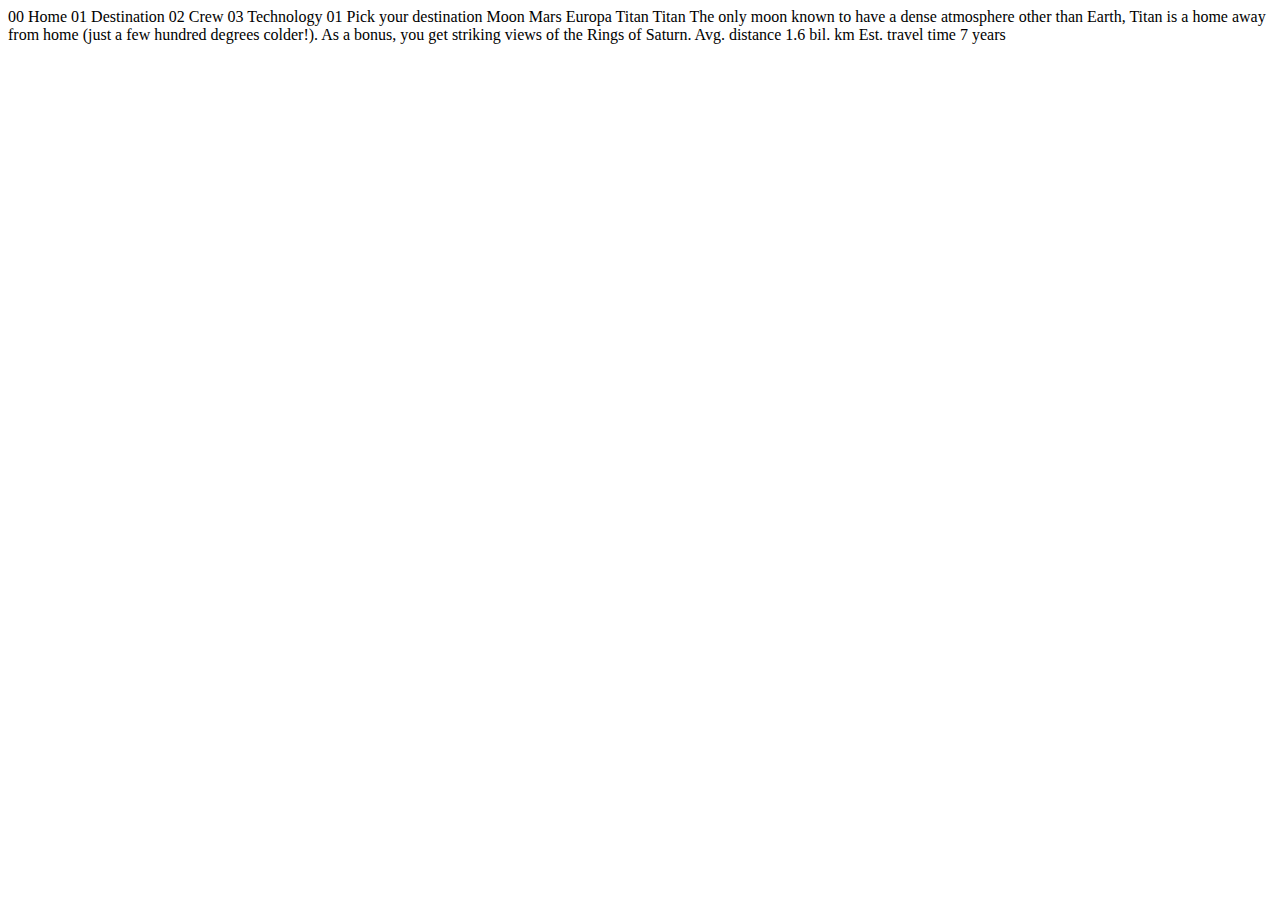
<file: starter-code/destination-titan.html>
<!DOCTYPE html>
<html lang="en">
<head>
  <meta charset="UTF-8">
  <meta name="viewport" content="width=device-width, initial-scale=1.0">

  <link rel="icon" type="image/png" sizes="32x32" href="./assets/favicon-32x32.png">
  
  <title>Frontend Mentor | Space tourism website</title>
</head>
<body>

  00 Home
  01 Destination
  02 Crew
  03 Technology

  01 Pick your destination

  Moon
  Mars
  Europa
  Titan

  Titan

  The only moon known to have a dense atmosphere other than Earth, Titan 
  is a home away from home (just a few hundred degrees colder!). As a 
  bonus, you get striking views of the Rings of Saturn.

  Avg. distance
  1.6 bil. km

  Est. travel time
  7 years
</body>
</html>
</file>
<file: style.css>
/* ----------------- */
/* Custom Properties */
/* ----------------- */

:root {
  /* Colors */
  --clr-dark: 230 35% 7%;
  --clr-light: 231 77% 90%;
  --clr-white: 0 0% 100%;
  /* Font-sizes  */
  --fs-900: clamp(5rem, 8vw + 1rem, 9.375rem);
  --fs-800: 3.5rem;
  --fs-700: 1.5rem;
  --fs-600: 1rem;
  --fs-500: 1rem;
  --fs-400: 0.9375rem;
  --fs-300: 1rem;
  --fs-200: 0.875rem;
  /* Fonts */
  --ff-serif: 'Bellefair', serif;
  --ff-sans-cond: 'Barlow Condensed', sans-serif;
  --ff-sans-normal: 'Barlow', sans-serif;

}

@media (min-width: 35em) {
  :root {
      --fs-800: 5rem;
      --fs-700: 2.5rem;
      --fs-600: 1.5rem;
      --fs-500: 1.25rem;
      --fs-400: 1rem;
  }
}

@media (min-width: 45em) {
  :root {
      --fs-800: 6.25rem;
      --fs-700: 3.5rem;
      --fs-600: 2rem;
      --fs-500: 1.75rem;
      --fs-400: 1.125rem;
  }
}

/* ---------------- */
/*    CSS Reset     */
/* ---------------- */

/* Box sizing rules */
*,
*::before,
*::after {
  box-sizing: border-box;
}

/* Remove default margin */
body,
h1,
h2,
h3,
h4,
p,
figure,
blockquote,
dl,
dd {
  margin: 0;
}

h1, 
h2,
h3,
h4,
h5,
h6,
p {
  font-weight: 400;
}

/* Remove list styles on ul, ol elements with a list role, which suggests default styling will be removed */
ul[role='list'],
ol[role='list'] {
  list-style: none;
}

/* Set core root defaults */
html:focus-within {
  scroll-behavior: smooth;
}

/* Set core body defaults */
body {
  font-family: var(--ff-sans-normal);
  font-size: var(--fs-400); 
  color: hsl( var(--clr-white) );
  background-color: hsl( var(--clr-dark) );
  min-height: 100vh;
  text-rendering: optimizeSpeed;
  line-height: 1.5;
  display: grid;
  grid-template-rows: min-content 1fr;
  overflow-x: hidden;
}

/* A elements that don't have a class get default styles */
a:not([class]) {
  text-decoration-skip-ink: auto;
}

/* Make images easier to work with */
img {
  max-width: 100%;
  display: block;
}

/* Inherit fonts for inputs and buttons */
input,
button,
textarea,
select {
  font: inherit;
}

/* Remove all animations, transitions and smooth scroll for people that prefer not to see them */
@media (prefers-reduced-motion: reduce) {
  html:focus-within {
   scroll-behavior: auto;
  }
  
  *,
  *::before,
  *::after {
    animation-duration: 0.01ms !important;
    animation-iteration-count: 1 !important;
    transition-duration: 0.01ms !important;
    scroll-behavior: auto !important;
  }
}

/* ----------------- */
/*  Utility Classes  */
/* ----------------- */

/* General */

.flex {
  display: flex;
  gap: var(--gap, 1rem);
}

.grid {
  display: grid;
  gap: var(--gap, 1rem);
}

.d-block {
  display: block;
}

.flow > *:where(:not(:first-child)) {
  margin-top: var( --flow-space, 1rem );
}

.flow--space-small {
  --flow-space: .5rem;
}

.container {
  padding-inline: 2em;
  margin-inline: auto;
  max-width: 80rem;
}

.sr-only {
  position: absolute;
  width: 1px;
  height: 1px;
  padding: 0;
  margin: -1px;
  overflow: hidden;
  clip: rect(0, 0, 0, 0);
  white-space: nowrap; /* added line */ 
  border: 0;
}

.skip-to-content {
  position: absolute;
  z-index: 9999;
  background: hsl( var(--clr-white) );
  color: hsl( var(--clr-dark) );
  padding: .5em 1em;
  margin-inline: auto;
  transform: translateY(-100%);
  transition: transform 250ms ease-in;
}

.skip-to-content:focus {
  transform: translateY(0);
}

/* Colors */

.bg-dark { background-color: hsl( var(--clr-dark) ); }
.bg-light { background-color: hsl( var(--clr-light) ); }
.bg-white { background-color: hsl( var(--clr-white) ); }

.text-dark { color: hsl( var(--clr-dark) ); }
.text-light { color: hsl( var(--clr-light) ); }
.text-white { color: hsl( var(--clr-white) ); }

/* Typography */

.ff-serif { font-family: var(--ff-serif); }
.ff-sans-cond { font-family: var(--ff-sans-cond); }
.ff-sans { font-family: var(--ff-sans-normal); }

.letter-spacing-1 { letter-spacing: 4.75px; }
.letter-spacing-2 { letter-spacing: 2.7px; }
.letter-spacing-3 { letter-spacing: 2.35px; }

.uppercase { text-transform: uppercase; }

.fs-900 { font-size: var(--fs-900); } 
.fs-800 { font-size: var(--fs-800); }
.fs-700 { font-size: var(--fs-700); }
.fs-600 { font-size: var(--fs-600); }
.fs-500 { font-size: var(--fs-500); }
.fs-400 { font-size: var(--fs-400); }
.fs-300 { font-size: var(--fs-300); }
.fs-200 { font-size: var(--fs-200); }

.fs-900,
.fs-800,
.fs-700,
.fs-600 {
    line-height: 1.1;
}

.numbered-title {
  text-transform: uppercase;
  font-family: var(--ff-sans-cond);
  font-size: var(--fs-500);
  letter-spacing: 4.75px;
  margin-bottom: 2rem;
}

.numbered-title span {
  margin-right: .5em;
  font-weight: 700;
  color: hsl( var(--clr-white) /.25 );
}

/* ----------------- */
/*     Components    */
/* ----------------- */

.large-button {
  font-size: 1.75rem;
  display: inline-grid;
  position: relative;
  z-index: 1;
  padding: 0 2em;
  place-items: center;
  aspect-ratio: 1;
  border-radius: 50%;
  text-decoration: none;
  
}

.large-button::after {
  content: '';
  position: absolute;
  z-index: -1;
  width: 100%;
  height: 100%;
  background: hsl( var(--clr-white) /.15 );
  border-radius: 50%;
  opacity: 0;
  transition: opacity 500ms linear, transform 750ms ease-in-out;
}

.large-button:hover::after,
.large-button:focus::after {
  opacity: 1;
  transform: scale(1.5);
}

/* Primary header */

.logo {
  padding: 1.5rem clamp(1.5rem, 5vw, 3.5rem);
}

.primary-header {
  justify-content: space-between;
  align-items: center;
}

.primary-navigation {
  --gap: clamp(1.5rem, 5vw, 3.5rem);
  --underline-gap: 2rem;
  list-style: none;
  padding: 0;
  margin: 0;
  font-family: var(--ff-sans-cond);
  background: hsl( var(--clr-dark) / 0.95);
}

.primary-navigation a {
  text-decoration: none;
  cursor: pointer;
}

.primary-navigation a > span {
  margin-right: .5em;
  font-weight: 700;
}

.mobile-nav-toggle {
  display: none;
}

@supports (backdrop-filter: blur(1rem)) {
  .primary-navigation {
    backdrop-filter: blur(1rem) saturate(100%);
    -webkit-backdrop-filter: blur(1rem) saturate(100%);
    background-color: rgba(250, 250, 250, 0.05);
  }
}

@media (max-width: 35em) {
  .primary-navigation {
    --underline-gap: .5rem;
    position: fixed;
    z-index: 1000;
    inset: 0 0 0 30%;
    list-style: none;
    padding: min(4.5rem, 20vh) 2rem;
    margin: 0;
    flex-direction: column;
    transition: transform 750ms ease-in-out;
    transform: translateX(100%);
  }

  .primary-navigation[data-visible="true"] {
    transform: translateX(0);

  }

  .primary-navigation.underline-indicators > .active {
    border: 0;
  }

  .mobile-nav-toggle {
    display: block;
    position: absolute;
    z-index: 2000;
    right: 1.5rem;
    top: 2.2rem;
    background: transparent;
    border: 0;
    background-image: url(/assets/shared/icon-hamburger.svg);
    background-repeat: no-repeat;
    background-position: center center;
    width: 1.5rem;
    aspect-ratio: 1;
  }

  

  .mobile-nav-toggle[aria-expanded="true"] {
    background-image: url(/assets/shared/icon-close.svg);
  }

  .mobile-nav-toggle:focus-visible {
    outline: 2px solid white;
    outline-offset: 3px;
  }
}

@media (min-width: 35em) {
  .primary-navigation {
    padding-inline: clamp(3rem, 8vw, 7em);
  }
}

@media (min-width: 35em) and (max-width: 45em) {
  .primary-navigation a > span {
    display: none;
  }

}

@media (min-width: 45em) {
  .primary-header::after {
    content: '';
    display: block;
    position: relative;
    height: 1px;
    width: 100%;
    margin-right: -2.5rem;
    background: hsl( var( --clr-white) / .25 );
    order: 1;
  }

  nav {
    order: 2;
  }

  .primary-navigation {
    margin-block: 2rem;
  }
}

.underline-indicators > * {
  padding: var( --underline-gap, .5rem) 0;
  border: 0;
  border-bottom: .2rem solid hsl( var(--clr-white) / 0 );
}

.underline-indicators > *:hover,
.underline-indicators > *:focus {
  border-color: hsl( var(--clr-white) / .5 );
}

.underline-indicators > .active,
.underline-indicators > [aria-selected="true"] {
  border-color: hsl( var(--clr-white) / 1 );
  color: hsl( var(--clr-white) );
}

.tab-list {
  --gap: 2.5rem;
}

.tab-list * {
  background-color: transparent;
  cursor: pointer;
}

.dot-indicators > * {
  border-radius: 50%;
  border: 0;
  aspect-ratio: 1;
  cursor: pointer;
  padding: .5rem;
  background-color: hsl( var(--clr-white) / .25 );
}

.dot-indicators > *:hover,
.dot-indicators > *:focus {
  background-color: hsl( var(--clr-white) / .5 );
}

.dot-indicators > [aria-selected="true"] {
  background-color: hsl( var(--clr-white) / 1 );
}

.number-indicators > * {
  padding: 0;
  aspect-ratio: 1;
  border-radius: 50%;
  width: 5rem;
  border: 1px solid hsl( var(--clr-white) / .25);
  background-color: transparent;
}

.number-indicators > *:hover, 
.number-indicators > *:focus {
  border-color: hsl( var(--clr-white) );
}

.number-indicators > [aria-selected="true"] {
  background-color: hsl( var(--clr-white) );
  color: hsl( var(--clr-dark) );
}

/* ----------------------------- */
/*   Page Specific backgrounds   */
/* ----------------------------- */

body {
  background-size: cover;
  background-position: bottom center;
}
/* Home */

.home {
  background-image: url(/assets/home/background-home-mobile.jpg);
}

@media (min-width: 35em) {
  .home {
    background-position: center center;
    background-image: url(/assets/home/background-home-tablet.jpg);
  }
}

@media (min-width: 45em) {
  .home {
    background-image: url(/assets/home/background-home-desktop.jpg);
  }
}

/* Destination */

.destination {
  background-image: url(/assets/destination/background-destination-mobile.jpg);
}

@media (min-width: 35em) {
  .destination {
    background-position: center center;
    background-image: url(/assets/destination/background-destination-tablet.jpg);
  }
}

@media (min-width: 45em) {
  .destination {
    background-image: url(/assets/destination/background-destination-desktop.jpg);
  }
}

/* Crew */

.crew {
  background-image: url(/assets/crew/background-crew-mobile.jpg);
}

@media (min-width: 35em) {
  .crew {
    background-position: center center;
    background-image: url(/assets/crew/background-crew-mobile.jpg);
  }
}

@media (min-width: 45em) {
  .crew {
    background-image: url(/assets/crew/background-crew-desktop.jpg);
  }
}

/* Technology */

.technology {
  background-image: url(/assets/technology/background-technology-mobile.jpg);
}

@media (min-width: 35em) {
  .technology {
    background-position: center center;
    background-image: url(/assets/technology/background-technology-tablet.jpg);
  }
}

@media (min-width: 45em) {
  .technology {
    background-size: cover;
    background-image: url(/assets/technology/background-technology-desktop.jpg);
  }
}
/* ----------------------------- */
/*           Layout              */
/* ----------------------------- */

.grid-container {
  text-align: center;
  display: grid;
  place-items: center;
  padding-inline: 1rem;
  padding-bottom: 4rem;
}

.grid-container p:not([class]) {
  max-width: 50ch;
}


.numbered-title {
  grid-area: title;
}

/*  Destination layout  */

.grid-container--destination {
  --flow-space: 2rem;
  grid-template-areas: 
    'title'
    'image'
    'tabs'
    'content';
}

.grid-container--destination > picture {
  align-self: start;
  grid-area: image;
  max-width: 60%;
}

.grid-container--destination > .tab-list {
  grid-area: tabs;
}

.grid-container--destination > .destination-info {
  grid-area: content;
}

.destination-meta {
  flex-direction: column ;
  border-top: 1px solid hsl( var( --clr-white) / .25 );
  padding-top: 2.5rem;
  margin-top: 2.5rem;
}

.destination-meta p {
  font-size: 1.75rem;
}

/* Crew Layout */

.grid-container--crew {
  grid-template-areas: 
    'title'
    'image'
    'tabs'
    'content';
}

/* .grid-container--technology .numbered-title {
  margin-bottom: 0rem;
} */

.grid-container--crew > picture {
  grid-area: image;
  max-width: 60%;
  border-bottom: 1px solid hsl( var(--clr-white) / .25);
}

.grid-container--crew > .dot-indicators {
  grid-area: tabs;
}

.grid-container--crew > .crew-details {
  grid-area: content;
}

.crew-details h2 {
  color:hsl( var( --clr-white) / .5 )
}

/* Technology Layout */

.grid-container--technology {
  --flow-space: 1.5rem;
  grid-template-rows: auto auto auto 1fr;
  grid-template-areas: 
    'title'
    'image'
    'tabs'
    'content';
}

.grid-container--technology > picture {
  grid-area: image;
  width: 101vw;
  margin-inline: -1rem;
}


.grid-container--technology > picture > img {
  width: 100%;
}


.grid-container--technology > .number-indicators {
  grid-area: tabs;
  max-width: 50%;
}

.grid-container--technology > .technology-details {
  grid-area: content;
}


/* Tablet */
@media (min-width: 35em) and (orientation:portrait) {
  .numbered-title {
    justify-self: start;
    margin-top: 2rem;
  }

  /* Destination Tablet */
  .destination-meta {
    flex-direction: row;
    justify-content: space-evenly;
  }

  /* Crew Tablet */
  .grid-container--crew {
    padding-bottom: 0;
    --flow-space: 2rem;
    grid-template-areas: 
      'title'
      'content'
      'tabs'
      'image';
  }

  /* Technology Tablet */
  .grid-container--technology picture {
    margin-inline: 1rem;
    width: 80vw;
  }

}

/* Ipad Pro Fix
@media (min-width: 45em) and (orientation:portrait) {

  .grid-container--home .large-button{

  }

  .grid-container--technology {
    grid-template-columns: minmax(1rem, 1fr) minmax(0,20rem) minmax(0, 40rem) minmax(0rem, 1fr);
    grid-template-rows: minmax(1rem, 1fr) minmax(0, 3fr) minmax(0, 6fr);
    grid-template-areas:
      '. title title .'
      '. image image .'
      '. tabs content .';
  }
  
  .grid-container--technology picture {
    width: 100vw;
    align-self: start;
  }
  .grid-container--technology article {
    align-self: start;
  }

  .number-indicators {
    flex-direction: column;
    align-self: start;
  }
} */

/* Desktop Layout */
@media (min-width: 45em) and (orientation:landscape) {
  .numbered-title {
    justify-self: start;
    margin-top: 2rem;
  }

  .grid-container {
    text-align: left;
    column-gap: var(--container-gutter, 2rem);
    grid-template-columns: minmax(1rem, 1fr) repeat(2, minmax(0, 40rem)) minmax(1rem, 1fr);
  }

  /* Destination desktop */

  .destination-meta {
    flex-direction: row;
    justify-content: space-evenly;
  }

  /* Home Desktop */
  .grid-container--home {
    padding-bottom: max(6rem, 10vh);
    align-items: end;
    padding-inline: 7rem;
  }

.grid-container--home > :first-child > h1 > span {
  margin-top: 1rem; 
}

.grid-container--home > :last-child {
  justify-self:self-end
}

  .grid-container--home > *:first-child {
    grid-column: 2;
  }

  .grid-container--home > *:last-child {
    grid-column: 3;
  }
  /* Destination desktop */
  .grid-container--destination {
    justify-items: start;
    align-content: start;
    grid-template-areas:
      '. title title .'
      '. image tabs .'
      '. image content .';
  }
  .grid-container--destination > picture {
    max-width: 90%;
    justify-self: center;
  }

  .destination-meta {
    --gap: min(6vw, 6rem);
    justify-content: start;
  }

  /* Crew Desktop */
  .grid-container--crew {
    grid-template-columns: minmax(1rem, 1fr) minmax(0, 35rem) minmax(0, 25rem) minmax(1rem, 1fr);
    --flow-space: 2rem;
    grid-template-areas: 
      '. title image .'
      '. content image .'
      '. tabs image .';
  }
  
  .grid-container--crew > picture {
    grid-column: span 2;
    align-self: end;
    max-width:  80%;
  }

   /* Tehcnology desktop */
   .grid-container--technology {
    grid-template-columns: minmax(1rem, 1fr) minmax(0, 10rem) minmax(0,40rem) minmax(0, 40rem) minmax(0rem, 1fr);
    grid-template-rows: minmax(1rem, maxcontent) minmax(0, maxcontent);
    grid-template-areas:
      '. title title title title'
      '. tabs content image image';
  }

  /* .grid-container--technology article {
    align-self: start;
  } */

  .grid-container--technology > picture {
    max-width: 80%;
    justify-self: end;
  align-self: start;  }

  .number-indicators {
    flex-direction: column;
    align-self: center;
  }
}
</file>
